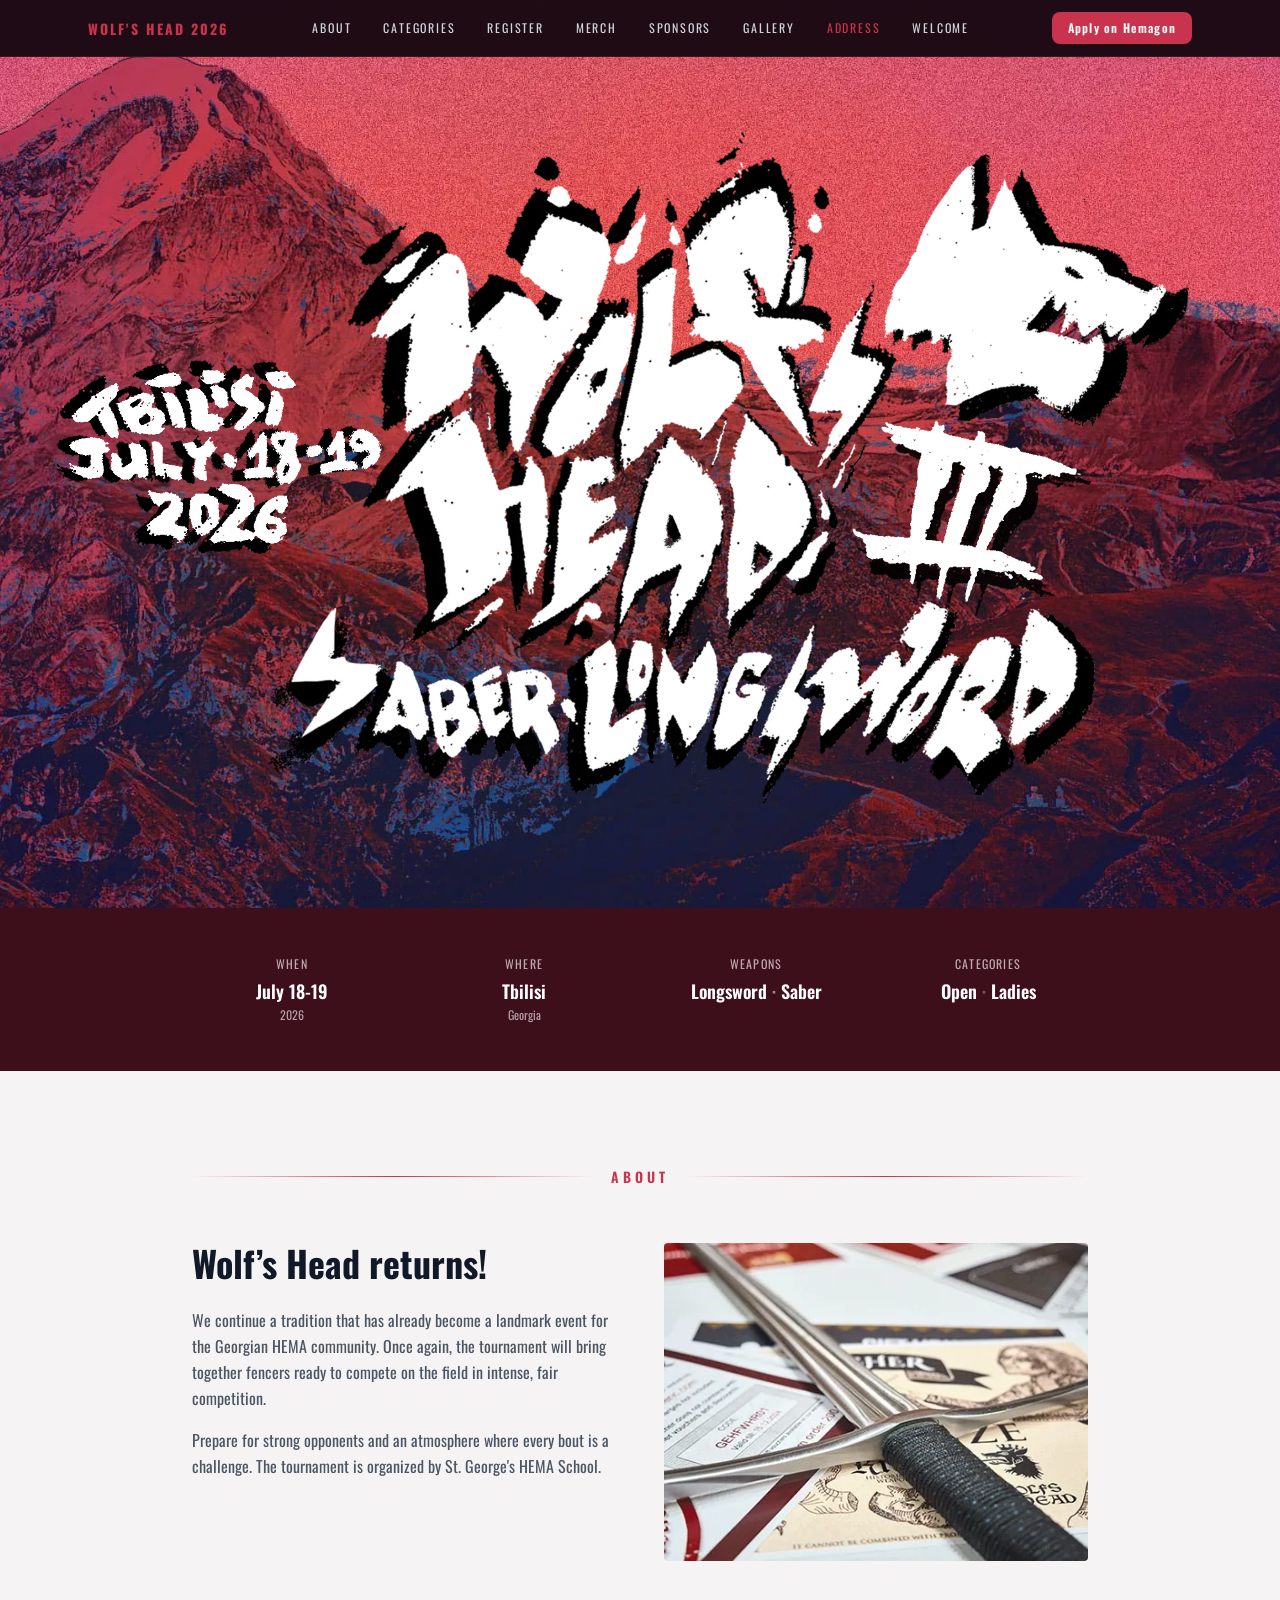
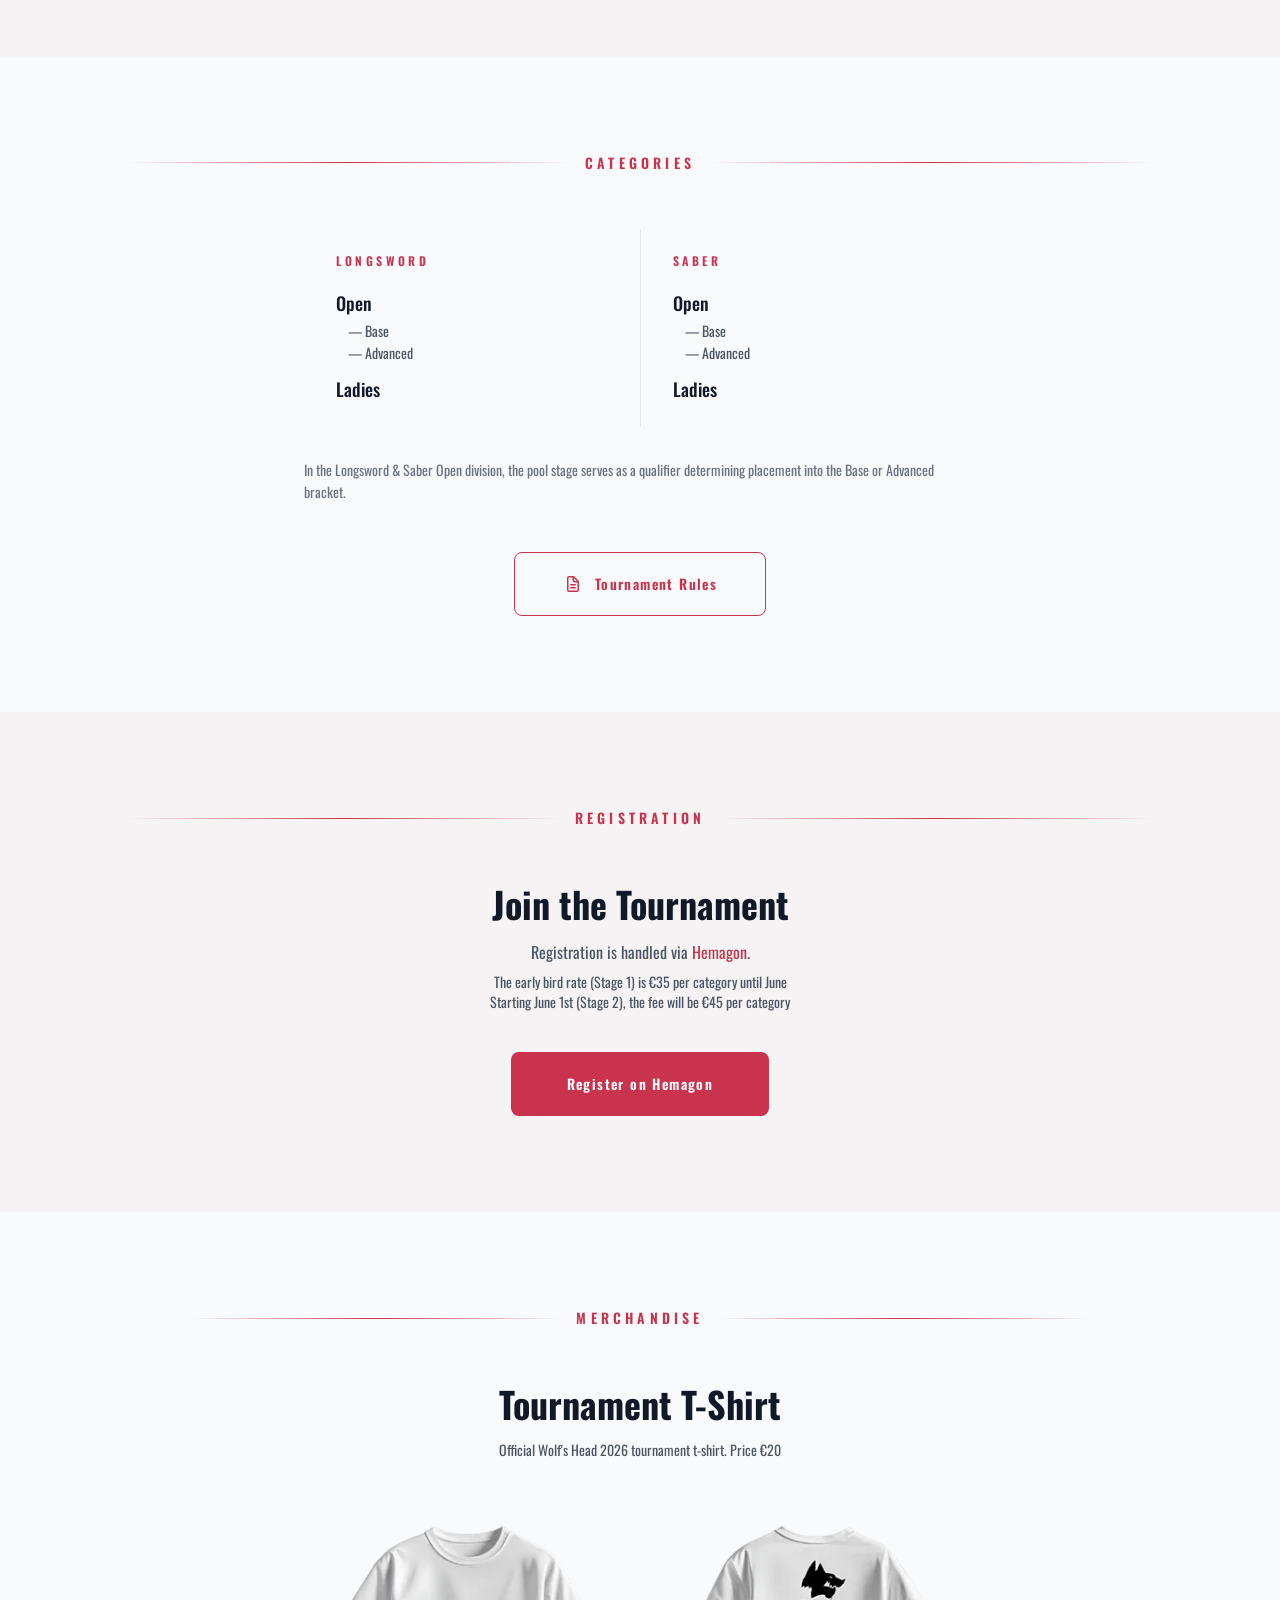
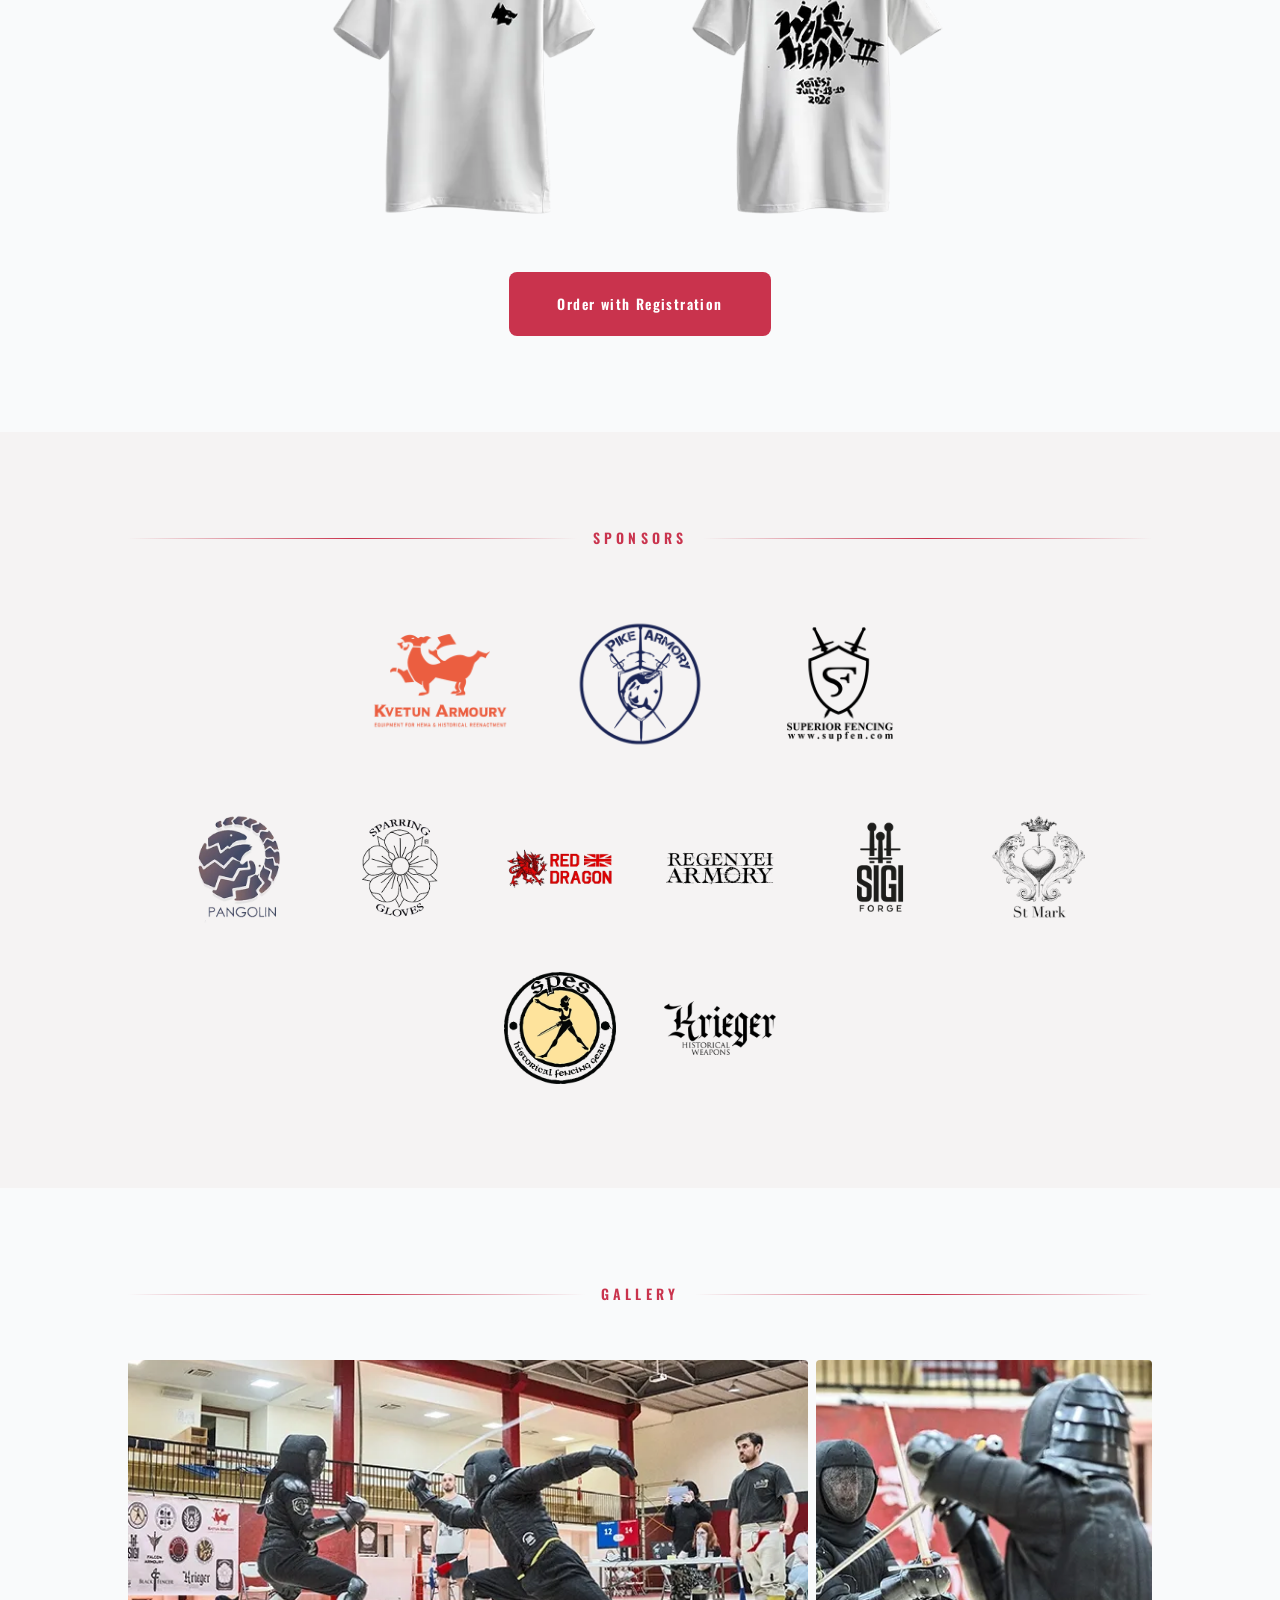
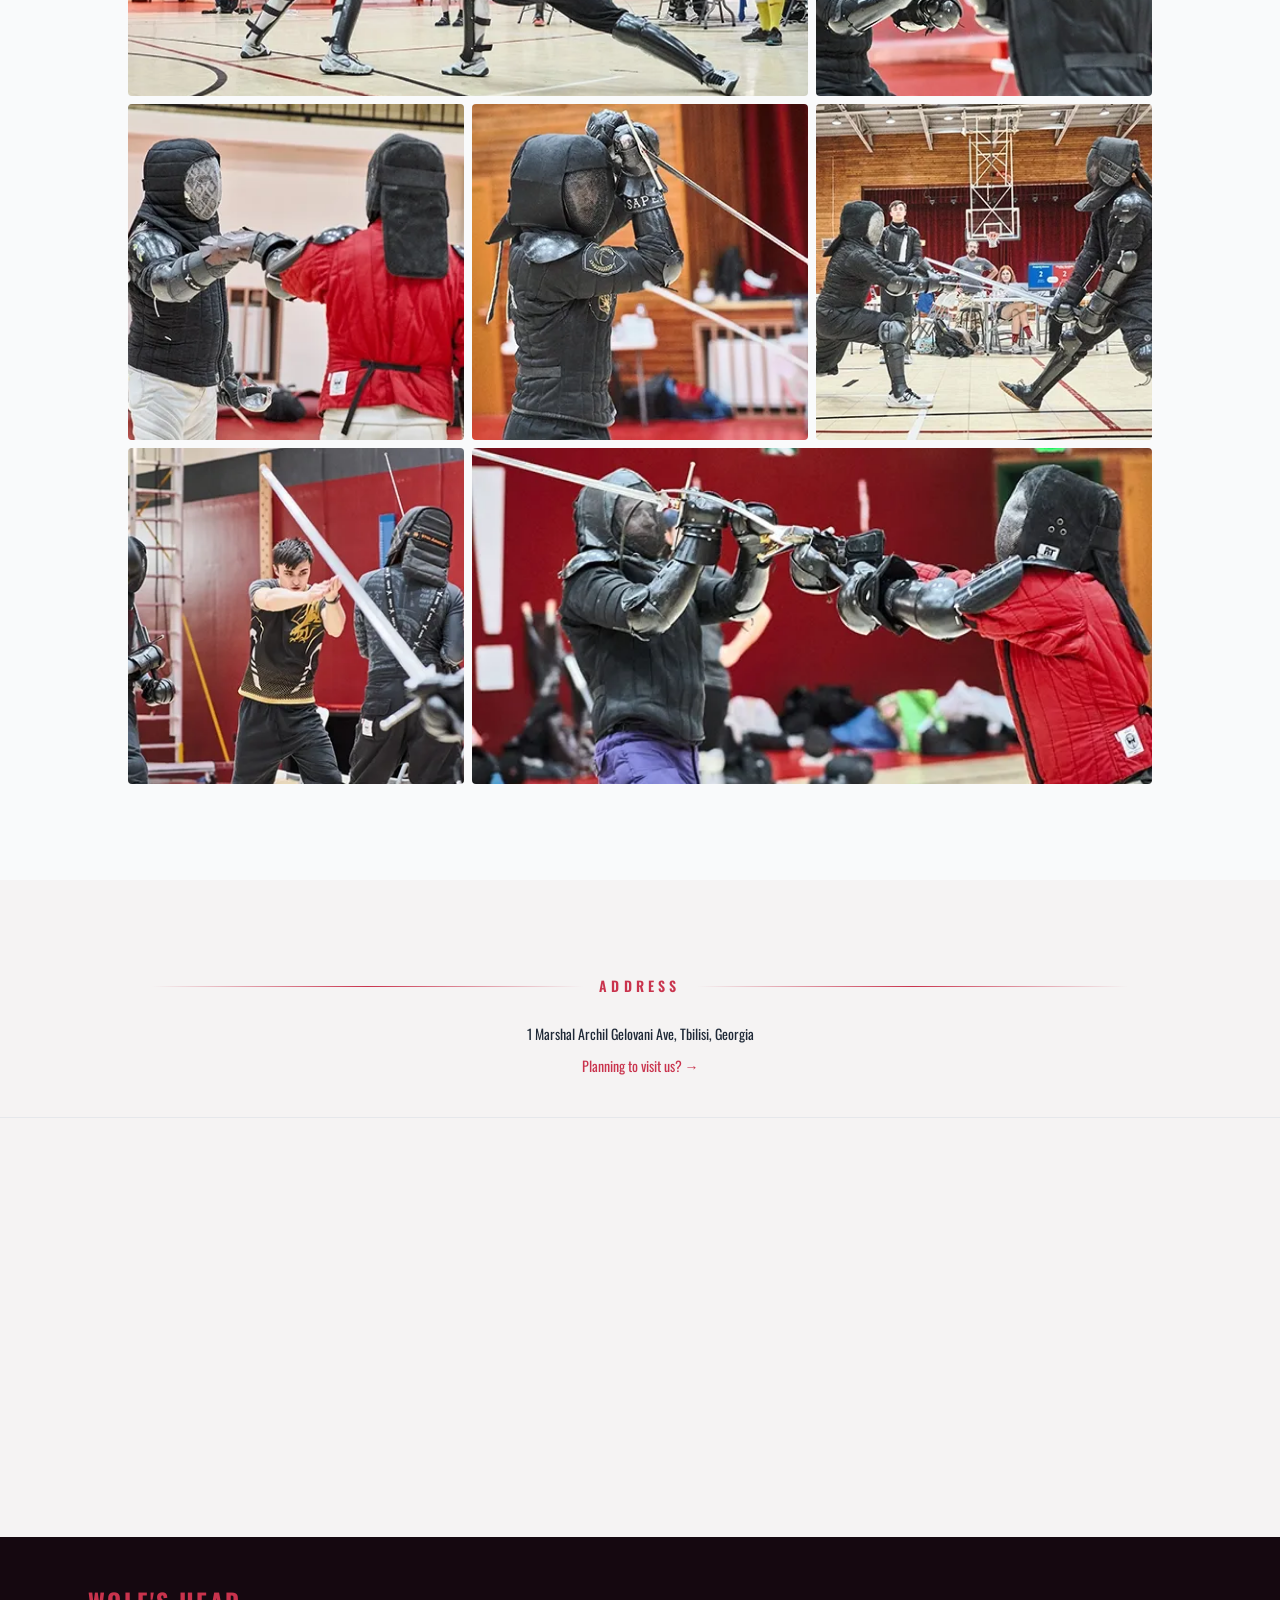
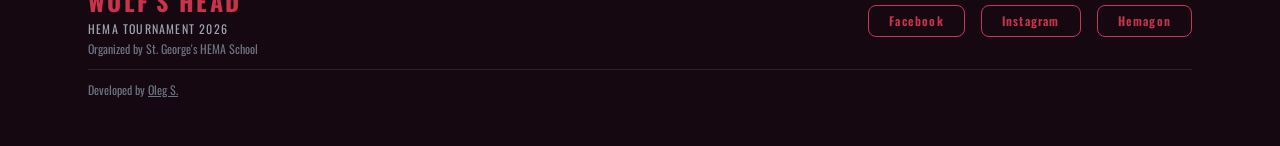
<file: index.html>
<!doctype html>
<html lang="en">
  <head>
    <meta charset="UTF-8" />
    <meta name="viewport" content="width=device-width, initial-scale=1.0" />
    <link
      rel="preload"
      href="./img/hero-bg.webp"
      as="image"
      fetchpriority="high"
    />
    <link
      rel="preload"
      href="./img/hero-text.webp"
      as="image"
      fetchpriority="high"
    />
    <link
      rel="preload"
      href="./fonts/Oswald/oswald-v57-latin-regular.woff2"
      as="font"
      type="font/woff2"
      crossorigin
    />
    <link
      rel="preload"
      href="./fonts/Oswald/oswald-v57-latin-500.woff2"
      as="font"
      type="font/woff2"
      crossorigin
    />
    <link
      rel="preload"
      href="./fonts/Oswald/oswald-v57-latin-600.woff2"
      as="font"
      type="font/woff2"
      crossorigin
    />
    <link
      rel="preload"
      href="./fonts/Oswald/oswald-v57-latin-700.woff2"
      as="font"
      type="font/woff2"
      crossorigin
    />
    <title>Wolf's Head 2026 — HEMA Tournament</title>
    <meta
      name="description"
      content="Wolf's Head 2026 — international HEMA tournament in Tbilisi, Georgia. July 18–19, 2026. Longsword and Saber, Open and Ladies categories. Register on Hemagon."
    />
    <link rel="canonical" href="https://hemageorgia.com/" />

    <!-- Open Graph -->
    <meta property="og:type" content="website" />
    <meta property="og:url" content="https://hemageorgia.com/" />
    <meta property="og:title" content="Wolf's Head 2026 — HEMA Tournament" />
    <meta
      property="og:description"
      content="International HEMA tournament in Tbilisi, Georgia. July 18–19, 2026. Longsword and Saber, Open and Ladies categories."
    />
    <meta
      property="og:image"
      content="https://hemageorgia.com/img/wolfshead.webp"
    />

    <!-- Structured Data: Event -->
    <script type="application/ld+json">
      {
        "@context": "https://schema.org",
        "@type": "Event",
        "name": "Wolf's Head 2026",
        "description": "International HEMA tournament in Tbilisi, Georgia. Longsword and Saber, Open and Ladies categories.",
        "url": "https://hemageorgia.com/",
        "startDate": "2026-07-18T09:00:00+04:00",
        "endDate": "2026-07-19T18:00:00+04:00",
        "eventStatus": "https://schema.org/EventScheduled",
        "eventAttendanceMode": "https://schema.org/OfflineEventAttendanceMode",
        "location": {
          "@type": "Place",
          "name": "Tbilisi",
          "address": {
            "@type": "PostalAddress",
            "addressLocality": "Tbilisi",
            "addressCountry": "GE"
          }
        },
        "image": "https://hemageorgia.com/img/wolfshead.webp",
        "organizer": {
          "@type": "Organization",
          "name": "St. George's HEMA School",
          "url": "https://hemageorgia.com/"
        },
        "offers": {
          "@type": "Offer",
          "url": "https://hemagon.com/tournament/wolfs-head2026",
          "price": 45,
          "priceCurrency": "EUR",
          "validFrom": "2026-06-01",
          "availability": "https://schema.org/InStock"
        },
        "performer": {
          "@type": "Organization",
          "name": "St. George's HEMA School",
          "url": "https://hemageorgia.com/"
        }
      }
    </script>

    <link rel="icon" type="image/png" href="./img/favicon.png" />
    <link rel="stylesheet" href="./styles/style.css" />
    <link rel="stylesheet" href="./styles/tailwind.css" />
    <link rel="stylesheet" href="./styles/glightbox.min.css" />
    <script src="./scripts/glightbox.min.js" defer></script>
    <script src="./scripts/main.js" defer></script>
  </head>
  <body class="text-gray-800">
    <!-- ═══════════════════════════════════════════
       NAVIGATION
  ═══════════════════════════════════════════ -->
    <nav class="nav-sticky fixed top-0 left-0 right-0 z-50">
      <div
        class="max-w-6xl mx-auto px-6 h-14 flex items-center justify-between"
      >
        <a href="./" class="nav-logo">Wolf's Head 2026</a>
        <ul class="nav-links" id="nav-links">
          <li><a href="#about" class="nav-link">About</a></li>
          <li><a href="#categories" class="nav-link">Categories</a></li>
          <li><a href="#register" class="nav-link">Register</a></li>
          <li><a href="#merch" class="nav-link">Merch</a></li>
          <li><a href="#sponsors" class="nav-link">Sponsors</a></li>
          <li><a href="#gallery" class="nav-link">Gallery</a></li>
          <li><a href="#address" class="nav-link">Address</a></li>
          <li><a href="./welcome" class="nav-link">Welcome</a></li>
          <li class="nav-mobile-cta">
            <a
              href="https://hemagon.com/tournament/wolfs-head2026"
              target="_blank"
              rel="noopener noreferrer"
              class="btn btn-sm px-4 btn-primary font-cinzel text-xs tracking-widest"
              >Apply on Hemagon</a
            >
          </li>
        </ul>
        <div class="nav-right">
          <a
            href="https://hemagon.com/tournament/wolfs-head2026"
            target="_blank"
            rel="noopener noreferrer"
            class="nav-desktop-cta btn btn-sm px-4 btn-primary font-cinzel text-xs tracking-widest"
            >Apply on Hemagon</a
          >
          <button
            id="burger-btn"
            class="burger-btn"
            aria-label="Menu"
            aria-expanded="false"
          >
            <span class="burger-line"></span>
            <span class="burger-line"></span>
            <span class="burger-line"></span>
          </button>
        </div>
      </div>
    </nav>

    <main>
      <!-- ═══════════════════════════════════════════
       HERO
  ═══════════════════════════════════════════ -->
      <section class="hero-bg">
        <div
          class="hero-text"
          role="img"
          aria-label="Wolf's Head 2026 — HEMA Tournament - 18-19 July"
        ></div>
      </section>

      <!-- ═══════════════════════════════════════════
       ABOUT (KEY INFO BAND + ABOUT TEXT)
  ═══════════════════════════════════════════ -->
      <section id="about">
        <div class="py-12 px-6 bg-wine">
          <div class="max-w-4xl mx-auto">
            <div class="grid grid-cols-2 md:grid-cols-4 gap-8 text-center">
              <div>
                <div
                  class="text-white/65 text-xs font-cinzel tracking-widest uppercase mb-2"
                >
                  When
                </div>
                <div
                  class="font-cinzel text-white font-semibold text-lg leading-tight"
                >
                  July 18-19
                </div>
                <div class="text-white/60 text-xs mt-1">2026</div>
              </div>
              <div>
                <div
                  class="text-white/65 text-xs font-cinzel tracking-widest uppercase mb-2"
                >
                  Where
                </div>
                <div
                  class="font-cinzel text-white font-semibold text-lg leading-tight"
                >
                  Tbilisi
                </div>
                <div class="text-white/60 text-xs mt-1">Georgia</div>
              </div>
              <div>
                <div
                  class="text-white/65 text-xs font-cinzel tracking-widest uppercase mb-2"
                >
                  Weapons
                </div>
                <div
                  class="font-cinzel text-white font-semibold text-lg leading-tight"
                >
                  Longsword <span class="text-white/50">·</span> Saber
                </div>
              </div>
              <div>
                <div
                  class="text-white/65 text-xs font-cinzel tracking-widest uppercase mb-2"
                >
                  Categories
                </div>
                <div
                  class="font-cinzel text-white font-semibold text-lg leading-tight"
                >
                  Open <span class="text-white/30">·</span> Ladies
                </div>
              </div>
            </div>
          </div>
        </div>

        <div class="py-24 px-6">
          <div class="max-w-4xl mx-auto">
            <div class="divider-ornament mb-14">
              <span class="section-title text-sm tracking-[0.3em]">About</span>
            </div>

            <div class="grid md:grid-cols-2 gap-12">
              <div>
                <h2
                  class="font-cinzel text-3xl md:text-4xl font-bold text-gray-900 mb-6 leading-tight"
                >
                  Wolf’s Head returns!
                </h2>
                <p class="text-gray-600 leading-relaxed mb-4">
                  <!-- TODO: Add tournament description -->
                  We continue a tradition that has already become a landmark
                  event for the Georgian HEMA community. Once again, the
                  tournament will bring together fencers ready to compete on the
                  field in intense, fair competition.
                </p>
                <p class="text-gray-600 leading-relaxed">
                  <!-- TODO: Add history / additional context -->
                  Prepare for strong opponents and an atmosphere where every
                  bout is a challenge. The tournament is organized by St.
                  George's HEMA School.
                </p>
              </div>

              <div class="aspect-[4/3] rounded overflow-hidden">
                <img
                  src="img/about.webp"
                  alt="Sword and diplomas from Wolf's Head tournament"
                  class="w-full h-full object-cover"
                />
              </div>
            </div>
          </div>
        </div>
      </section>

      <!-- ═══════════════════════════════════════════
       CATEGORIES
  ═══════════════════════════════════════════ -->
      <section id="categories" class="py-24 px-6 bg-gray-50">
        <div class="max-w-5xl mx-auto">
          <div class="divider-ornament mb-14">
            <span class="section-title text-sm tracking-[0.3em]"
              >Categories</span
            >
          </div>

          <div class="max-w-2xl mx-auto">
            <div class="grid grid-cols-2 gap-px bg-gray-200">
              <div class="bg-gray-50 px-8 py-6">
                <div
                  class="text-accent text-xs tracking-[0.3em] uppercase font-semibold mb-5"
                >
                  Longsword
                </div>
                <div class="space-y-3">
                  <div>
                    <div class="text-gray-900 font-medium text-lg">Open</div>
                    <div class="mt-1 ml-3 space-y-0.5">
                      <div class="text-gray-600 text-sm">— Base</div>
                      <div class="text-gray-600 text-sm">— Advanced</div>
                    </div>
                  </div>
                  <div class="text-gray-900 font-medium text-lg">Ladies</div>
                </div>
              </div>

              <div class="bg-gray-50 px-8 py-6">
                <div
                  class="text-accent text-xs tracking-[0.3em] uppercase font-semibold mb-5"
                >
                  Saber
                </div>
                <div class="space-y-3">
                  <div>
                    <div class="text-gray-900 font-medium text-lg">Open</div>
                    <div class="mt-1 ml-3 space-y-0.5">
                      <div class="text-gray-600 text-sm">— Base</div>
                      <div class="text-gray-600 text-sm">— Advanced</div>
                    </div>
                  </div>
                  <div class="text-gray-900 font-medium text-lg">Ladies</div>
                </div>
              </div>
            </div>

            <p class="mt-8 text-sm text-gray-500 leading-relaxed">
              In the Longsword & Saber Open division, the pool stage serves as a
              qualifier determining placement into the Base or Advanced bracket.
            </p>

            <div class="text-center mt-12">
              <a
                href="https://docs.google.com/document/d/19VJQu0sUZO-FcJFy1Tn5C6J0B3s89kdKif-a8REkHJ4"
                target="_blank"
                rel="noopener"
                class="btn btn-secondary btn-lg px-12 text-sm tracking-widest inline-flex items-center gap-3"
              >
                <svg
                  xmlns="http://www.w3.org/2000/svg"
                  viewBox="0 0 640 640"
                  class="w-5 h-5"
                  fill="currentColor"
                  aria-hidden="true"
                >
                  <path
                    d="M192 112L304 112L304 200C304 239.8 336.2 272 376 272L464 272L464 512C464 520.8 456.8 528 448 528L192 528C183.2 528 176 520.8 176 512L176 128C176 119.2 183.2 112 192 112zM352 131.9L444.1 224L376 224C362.7 224 352 213.3 352 200L352 131.9zM192 64C156.7 64 128 92.7 128 128L128 512C128 547.3 156.7 576 192 576L448 576C483.3 576 512 547.3 512 512L512 250.5C512 233.5 505.3 217.2 493.3 205.2L370.7 82.7C358.7 70.7 342.5 64 325.5 64L192 64zM248 320C234.7 320 224 330.7 224 344C224 357.3 234.7 368 248 368L392 368C405.3 368 416 357.3 416 344C416 330.7 405.3 320 392 320L248 320zM248 416C234.7 416 224 426.7 224 440C224 453.3 234.7 464 248 464L392 464C405.3 464 416 453.3 416 440C416 426.7 405.3 416 392 416L248 416z"
                  />
                </svg>
                Tournament Rules
              </a>
            </div>
          </div>
        </div>
      </section>

      <!-- ═══════════════════════════════════════════
       REGISTRATION
  ═══════════════════════════════════════════ -->
      <section id="register" class="py-24 px-6">
        <div class="max-w-5xl mx-auto text-center">
          <div class="divider-ornament mb-14">
            <span class="section-title text-sm tracking-[0.3em]"
              >Registration</span
            >
          </div>

          <h2
            class="font-cinzel text-3xl md:text-4xl font-bold text-gray-900 mb-4"
          >
            Join the Tournament
          </h2>
          <p class="text-gray-600 mb-2">
            Registration is handled via
            <span class="text-accent">Hemagon</span>.
          </p>
          <p class="text-gray-600 text-sm mb-10">
            The early bird rate (Stage 1) is €35 per category until June<br />
            Starting June 1st (Stage 2), the fee will be €45 per category
          </p>

          <div class="flex justify-center">
            <a
              href="https://hemagon.com/tournament/wolfs-head2026"
              target="_blank"
              rel="noopener noreferrer"
              class="btn btn-primary btn-lg px-14 text-sm tracking-widest"
            >
              Register on Hemagon
            </a>
          </div>
        </div>
      </section>

      <!-- ═══════════════════════════════════════════
       T-SHIRTS / Merch
  ═══════════════════════════════════════════ -->
      <section id="merch" class="py-24 px-6 bg-gray-50">
        <div class="max-w-4xl mx-auto">
          <div class="divider-ornament mb-14">
            <span class="section-title text-sm tracking-[0.3em]"
              >Merchandise</span
            >
          </div>

          <div class="text-center mb-12">
            <h2
              class="font-cinzel text-3xl md:text-4xl font-bold text-gray-900 mb-4"
            >
              Tournament T-Shirt
            </h2>
            <p class="text-gray-600 text-sm mb-10">
              Official Wolf's Head 2026 tournament t-shirt. Price €20
            </p>
          </div>

          <div class="grid md:grid-cols-2 gap-6 max-w-2xl mx-auto mb-10">
            <a
              href="img/t-shirt/t-shirt_front_900.webp"
              class="glightbox rounded-lg overflow-hidden cursor-zoom-in transition-transform duration-300 hover:scale-105"
              data-gallery="tshirts"
              data-description="Wolf's Head 2026 — Tournament T-Shirt (front)"
            >
              <img
                src="img/t-shirt/t-shirt_front_350.webp"
                alt="Wolf's Head 2026 T-shirt, front"
                class="w-full object-cover"
              />
            </a>
            <a
              href="img/t-shirt/t-shirt_back_900.webp"
              class="glightbox rounded-lg overflow-hidden cursor-zoom-in transition-transform duration-300 hover:scale-105"
              data-gallery="tshirts"
              data-description="Wolf's Head 2026 — Tournament T-Shirt (back)"
            >
              <img
                src="img/t-shirt/t-shirt_back_350.webp"
                alt="Wolf's Head 2026 T-shirt, back"
                class="w-full object-cover"
              />
            </a>
          </div>

          <div class="text-center">
            <a
              href="https://hemagon.com/tournament/wolfs-head2026"
              target="_blank"
              rel="noopener noreferrer"
              class="btn btn-primary btn-lg px-12 text-sm tracking-widest"
            >
              Order with Registration
            </a>
          </div>
        </div>
      </section>

      <!-- ═══════════════════════════════════════════
    SPONSORS
  ═══════════════════════════════════════════ -->
      <section id="sponsors" class="py-24 px-6">
        <div class="max-w-5xl mx-auto">
          <div class="divider-ornament mb-14">
            <span class="section-title text-sm tracking-[0.3em]">Sponsors</span>
          </div>

          <!-- Premium sponsors: larger -->
          <div class="flex flex-wrap justify-center items-center gap-10 mb-10">
            <a
              href="https://kvetun-armoury.ru/"
              target="_blank"
              rel="noopener noreferrer"
              class="inline-flex items-center justify-center p-2 transition-transform duration-300 hover:scale-110"
            >
              <img
                src="img/sponsors/kvetun.webp"
                alt="Kvetun"
                class="h-36 w-auto object-contain block"
              />
            </a>
            <a
              href="https://pikearmory.com/"
              target="_blank"
              rel="noopener noreferrer"
              class="inline-flex items-center justify-center p-2 transition-transform duration-300 hover:scale-110"
            >
              <img
                src="img/sponsors/pike.webp"
                alt="Pike"
                class="h-36 w-auto object-contain block"
              />
            </a>
            <a
              href="https://supfen.com/"
              target="_blank"
              rel="noopener noreferrer"
              class="inline-flex items-center justify-center p-2 transition-transform duration-300 hover:scale-110"
            >
              <img
                src="img/sponsors/superior-fencing.webp"
                alt="Superior Fencing"
                class="h-36 w-auto object-contain block"
              />
            </a>
          </div>

          <!-- Regular sponsors -->
          <div class="flex flex-wrap justify-center items-center gap-8">
            <a
              href="https://vk.com/pangolin_mittens"
              target="_blank"
              rel="noopener noreferrer"
              class="inline-flex items-center justify-center p-2 transition-transform duration-300 hover:scale-110"
            >
              <img
                src="img/sponsors/pangolin.webp"
                alt="Pangolin"
                class="h-28 w-auto object-contain block"
              />
            </a>
            <a
              href="https://sparringglove.com/"
              target="_blank"
              rel="noopener noreferrer"
              class="inline-flex items-center justify-center p-2 transition-transform duration-300 hover:scale-110"
            >
              <img
                src="img/sponsors/sparringgloves.webp"
                alt="Sparring Gloves"
                class="h-28 w-auto object-contain block"
              />
            </a>
            <a
              href="https://www.reddragonarmoury.com/red-dragon-hema"
              target="_blank"
              rel="noopener noreferrer"
              class="inline-flex items-center justify-center p-2 transition-transform duration-300 hover:scale-110"
            >
              <img
                src="img/sponsors/reddragon.webp"
                alt="Red Dragon"
                class="h-28 w-auto object-contain block"
              />
            </a>
            <a
              href="https://regenyei.com/"
              target="_blank"
              rel="noopener noreferrer"
              class="inline-flex items-center justify-center p-2 transition-transform duration-300 hover:scale-110"
            >
              <img
                src="img/sponsors/Regenyei.webp"
                alt="Regenyei"
                class="h-28 w-auto object-contain block"
              />
            </a>
            <a
              href="https://sigiforge.com/"
              target="_blank"
              rel="noopener noreferrer"
              class="inline-flex items-center justify-center p-2 transition-transform duration-300 hover:scale-110"
            >
              <img
                src="img/sponsors/sigi.webp"
                alt="Sigi"
                class="h-28 w-auto object-contain block"
              />
            </a>
            <a
              href="https://saintmark.se/"
              target="_blank"
              rel="noopener noreferrer"
              class="inline-flex items-center justify-center p-2 transition-transform duration-300 hover:scale-110"
            >
              <img
                src="img/sponsors/st.mark.webp"
                alt="St. Mark"
                class="h-28 w-auto object-contain block"
              />
            </a>
            <a
              href="https://histfenc.eu/en/"
              target="_blank"
              rel="noopener noreferrer"
              class="inline-flex items-center justify-center p-2 transition-transform duration-300 hover:scale-110"
            >
              <img
                src="img/sponsors/spes.webp"
                alt="Spes"
                class="h-28 w-auto object-contain block"
              />
            </a>
            <a
              href="https://kriegerweapons.com/"
              target="_blank"
              rel="noopener noreferrer"
              class="inline-flex items-center justify-center p-2 transition-transform duration-300 hover:scale-110"
            >
              <img
                src="img/sponsors/kriger.webp"
                alt="Kriger"
                class="h-28 w-auto object-contain block"
              />
            </a>
          </div>
        </div>
      </section>

      <!-- ═══════════════════════════════════════════
       PHOTO GALLERY
  ═══════════════════════════════════════════ -->
      <section id="gallery" class="py-24 px-6 bg-gray-50">
        <div class="max-w-5xl mx-auto">
          <div class="divider-ornament mb-14">
            <span class="section-title text-sm tracking-[0.3em]">Gallery</span>
          </div>

          <div class="gallery-grid grid grid-cols-2 md:grid-cols-3 gap-2">
            <!-- Row 1: wide + square -->
            <a
              href="img/photos/wolfs-head-hema-1.webp"
              class="glightbox rounded gallery-thumb md:col-span-2"
              data-gallery="gallery2026"
            >
              <img
                src="img/photos/wolfs-head-hema-1_350.webp"
                alt="Wolf's Head tournament, photo 1"
              />
            </a>
            <a
              href="img/photos/wolfs-head-hema-2.webp"
              class="glightbox rounded gallery-thumb"
              data-gallery="gallery2026"
            >
              <img
                src="img/photos/wolfs-head-hema-2_350.webp"
                alt="Wolf's Head tournament, photo 2"
              />
            </a>

            <!-- Row 2: three squares -->
            <a
              href="img/photos/wolfs-head-hema-3.webp"
              class="glightbox rounded gallery-thumb"
              data-gallery="gallery2026"
            >
              <img
                src="img/photos/wolfs-head-hema-3_350.webp"
                alt="Wolf's Head tournament, photo 3"
              />
            </a>
            <a
              href="img/photos/wolfs-head-hema-4.webp"
              class="glightbox rounded gallery-thumb"
              data-gallery="gallery2026"
            >
              <img
                src="img/photos/wolfs-head-hema-4_350.webp"
                alt="Wolf's Head tournament, photo 4"
              />
            </a>
            <a
              href="img/photos/wolfs-head-hema-5.webp"
              class="glightbox rounded gallery-thumb"
              data-gallery="gallery2026"
            >
              <img
                src="img/photos/wolfs-head-hema-5_350.webp"
                alt="Wolf's Head tournament, photo 5"
              />
            </a>

            <!-- Row 3: square + wide -->
            <a
              href="img/photos/wolfs-head-hema-6.webp"
              class="glightbox rounded gallery-thumb"
              data-gallery="gallery2026"
            >
              <img
                src="img/photos/wolfs-head-hema-6_350.webp"
                alt="Wolf's Head tournament, photo 6"
              />
            </a>
            <a
              href="img/photos/wolfs-head-hema-7.webp"
              class="glightbox rounded gallery-thumb md:col-span-2"
              data-gallery="gallery2026"
            >
              <img
                src="img/photos/wolfs-head-hema-7_350.webp"
                alt="Wolf's Head tournament, photo 7"
              />
            </a>
          </div>
        </div>
      </section>

      <!-- ═══════════════════════════════════════════
       Address
  ═══════════════════════════════════════════ -->
      <section id="address" class="pt-24 pb-0">
        <div class="max-w-5xl px-6 mx-auto">
          <div class="divider-ornament mb-7">
            <span class="section-title text-sm tracking-[0.3em]">Address</span>
          </div>

          <div class="mb-10 text-center">
            <p class="font-cinzel text-sm mb-1">
              1 Marshal Archil Gelovani Ave, Tbilisi, Georgia
            </p>
            <a
              href="./welcome/"
              class="inline-block mt-2 text-accent text-sm hover:underline"
              >Planning to visit us? →</a
            >
          </div>
        </div>

        <div class="border-t border-accent/20" style="height: 420px">
          <iframe
            src="https://www.google.com/maps/embed?pb=!1m18!1m12!1m3!1d47623.750762521544!2d44.7717825!3d41.753212399999995!2m3!1f0!2f0!3f0!3m2!1i1024!2i768!4f13.1!3m3!1m2!1s0x404473e8e57caf57%3A0xbfea92b070b0a545!2zQnVja3N3b29kIEdlbG92YW5pIC8g4YOR4YOQ4YOl4YOh4YOV4YOj4YOT4YOY4YOhIOGDoeGDmeGDneGDmuGDkCDhg5Lhg5Thg5rhg53hg5Xhg5Dhg5zhg5bhg5Q!5e0!3m2!1sen!2sge!4v1782056387035!5m2!1sen!2sge"
            width="100%"
            height="100%"
            title="Buckswod Gelovani, Tbilisi"
            style="border: 0"
            allowfullscreen=""
            loading="lazy"
            referrerpolicy="no-referrer-when-downgrade"
          ></iframe>
        </div>
      </section>
    </main>

    <!-- ═══════════════════════════════════════════
       FOOTER / SOCIAL
  ═══════════════════════════════════════════ -->
    <footer class="bg-wine-dark py-12">
      <div class="max-w-6xl px-6 mx-auto">
        <div
          class="flex flex-col md:flex-row items-center justify-between gap-8"
        >
          <div class="text-center md:text-left">
            <div
              class="font-cinzel font-black text-2xl text-accent tracking-widest mb-1"
            >
              WOLF'S HEAD
            </div>
            <div class="text-xs text-gray-400 tracking-widest uppercase">
              HEMA Tournament 2026
            </div>
            <div class="text-xs text-gray-500 mt-1">
              Organized by St. George's HEMA School
            </div>
          </div>

          <!-- Social links -->
          <div class="flex gap-4">
            <a
              href="https://www.facebook.com/groups/wolfshead.hema/"
              target="_blank"
              rel="noopener noreferrer"
              class="btn btn-secondary btn-sm text-xs tracking-widest px-5"
            >
              Facebook
            </a>
            <a
              href="https://www.instagram.com/st.george_hema_school/"
              target="_blank"
              rel="noopener noreferrer"
              class="btn btn-secondary btn-sm text-xs tracking-widest px-5"
            >
              Instagram
            </a>
            <a
              href="https://hemagon.com/tournament/wolfs-head2026"
              target="_blank"
              rel="noopener noreferrer"
              class="btn btn-secondary btn-sm text-xs tracking-widest px-5"
            >
              Hemagon
            </a>
          </div>
        </div>
        <div class="border-t border-white/10 mt-6 pt-6 md:mt-3 md:pt-3">
          <div class="text-xs text-gray-500 text-center md:text-left">
            Developed by
            <a
              href="https://www.linkedin.com/in/stelmakholegdev/"
              target="_blank"
              rel="noopener noreferrer"
              class="underline hover:text-accent transition-colors duration-200"
              >Oleg S.</a
            >
          </div>
        </div>
      </div>
    </footer>
  </body>
</html>
</file>
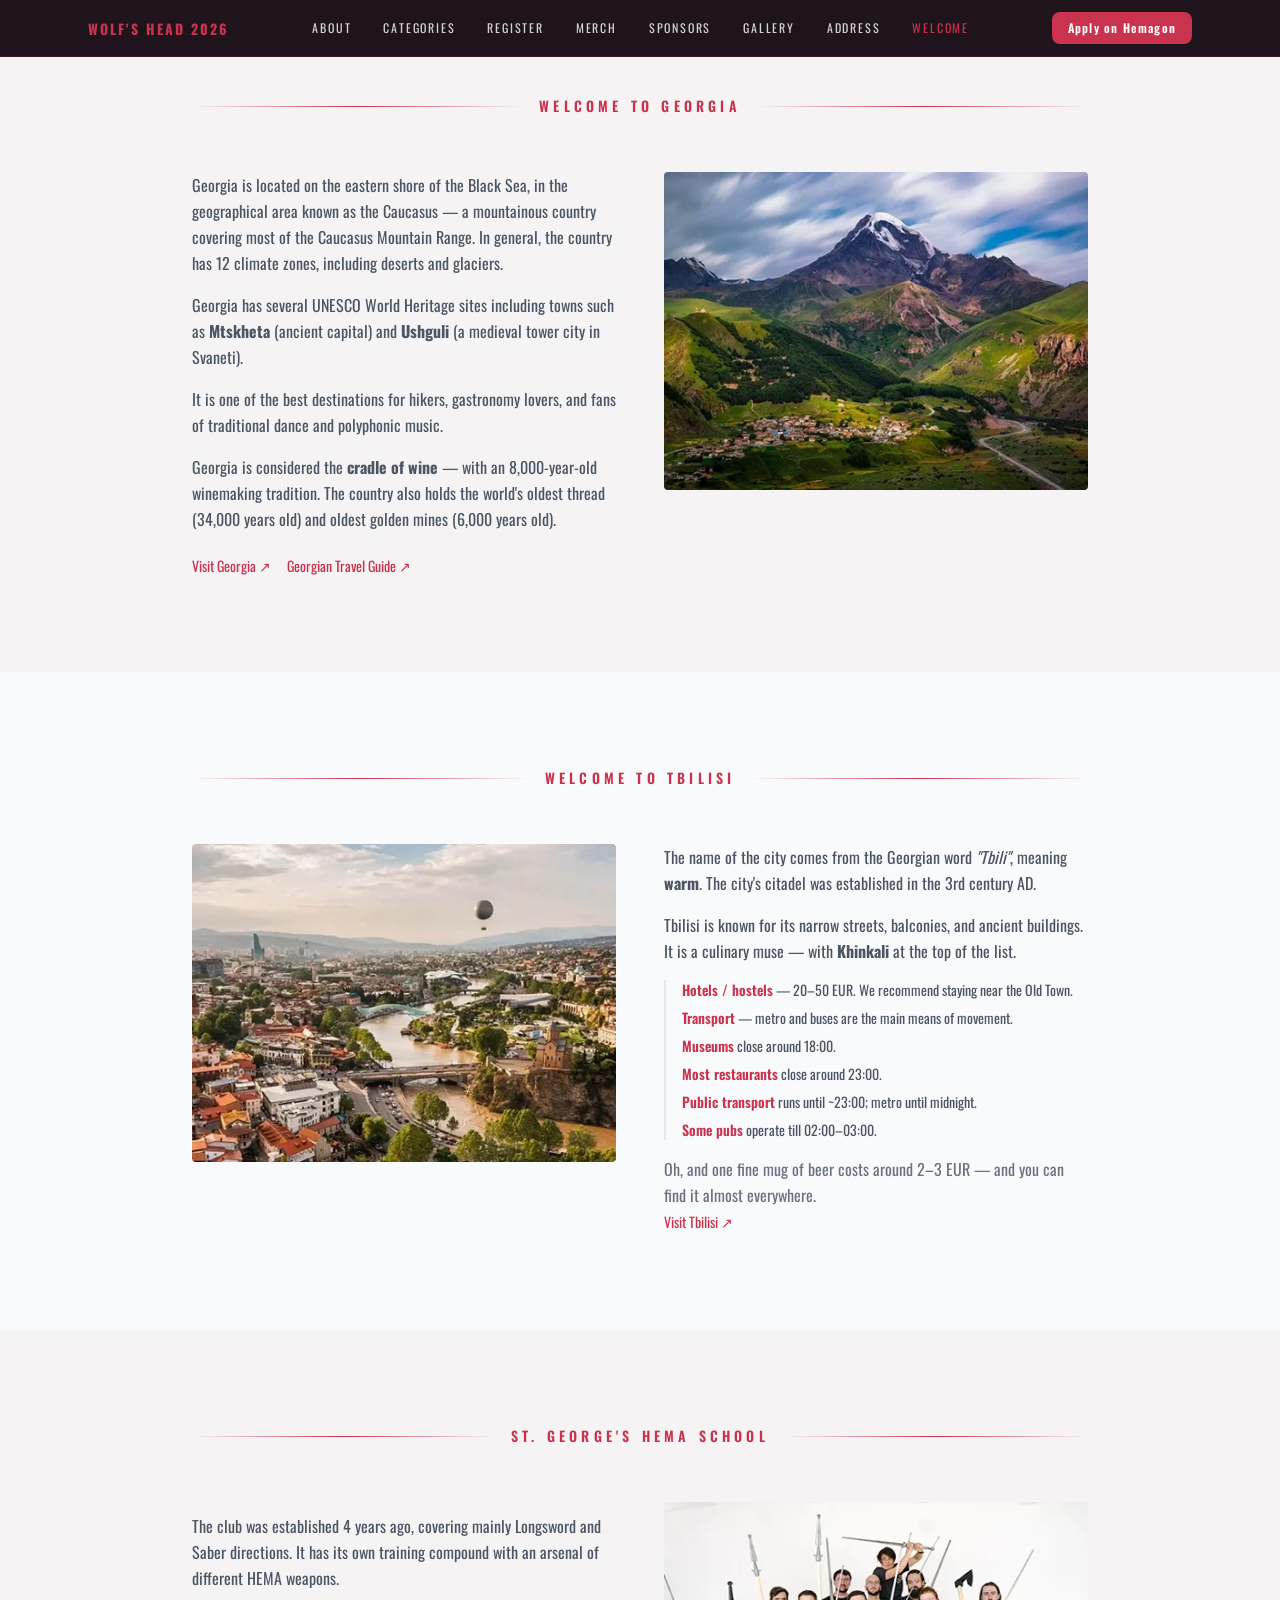
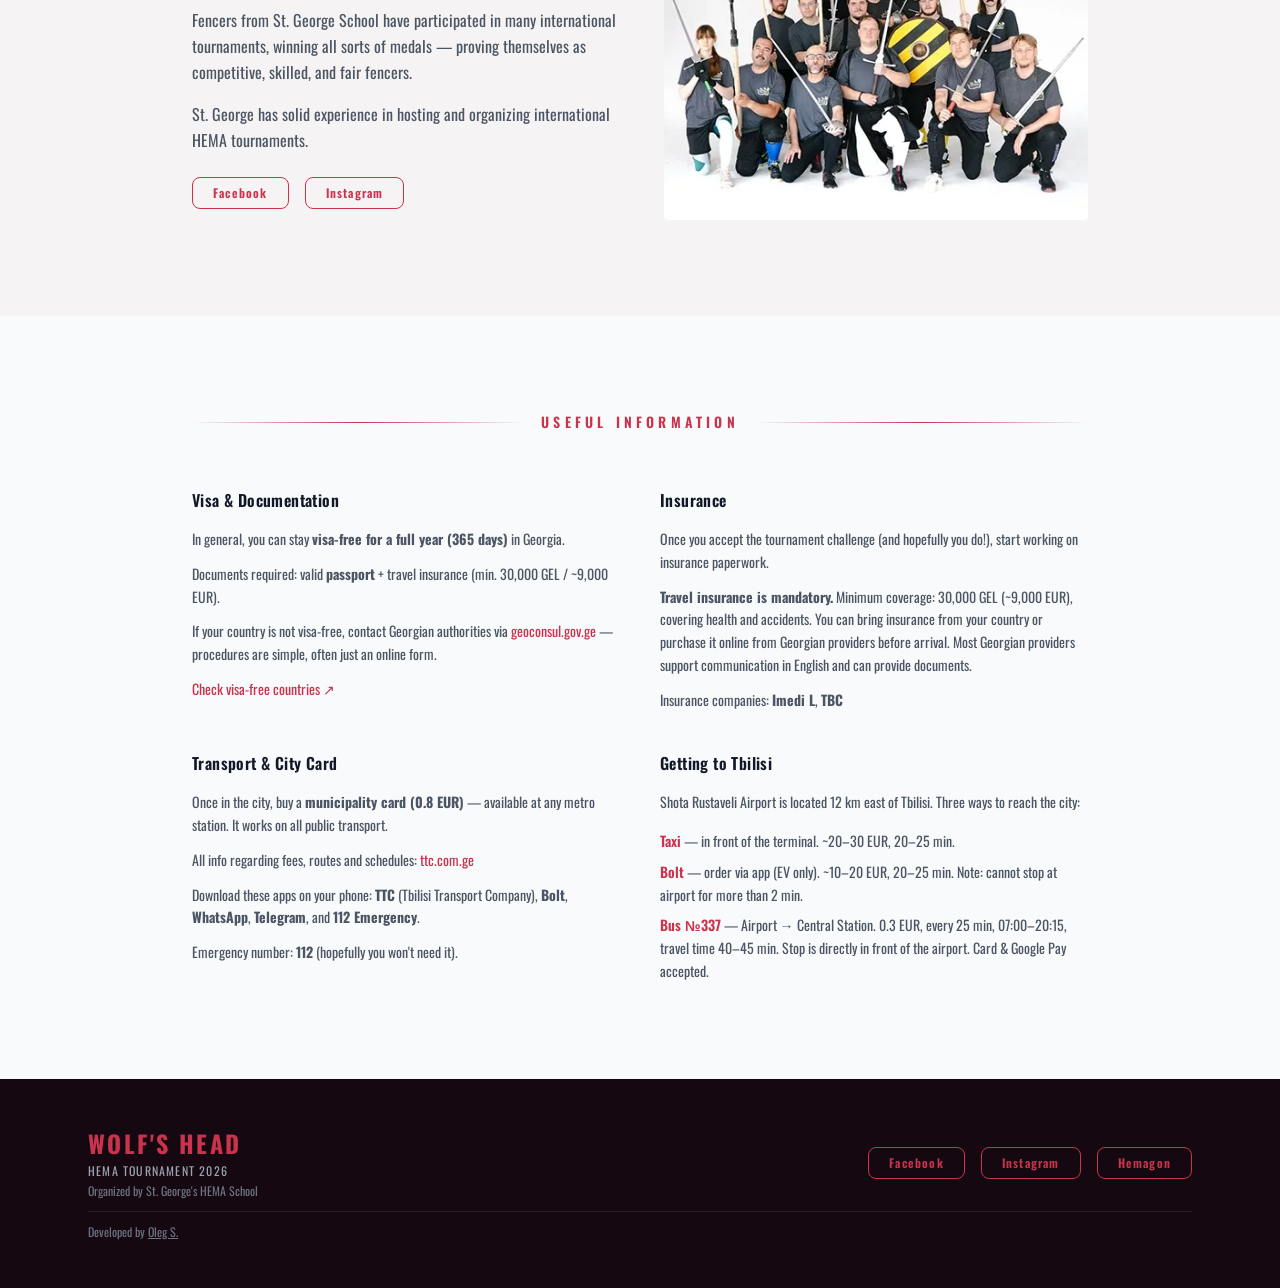
<file: welcome/index.html>
<!DOCTYPE html>
<html lang="en">
<head>
  <meta charset="UTF-8" />
  <meta name="viewport" content="width=device-width, initial-scale=1.0" />
  <link rel="preload" href="../fonts/Oswald/oswald-v57-latin-regular.woff2" as="font" type="font/woff2" crossorigin>
  <link rel="preload" href="../fonts/Oswald/oswald-v57-latin-500.woff2" as="font" type="font/woff2" crossorigin>
  <link rel="preload" href="../fonts/Oswald/oswald-v57-latin-600.woff2" as="font" type="font/woff2" crossorigin>
  <link rel="preload" href="../fonts/Oswald/oswald-v57-latin-700.woff2" as="font" type="font/woff2" crossorigin>
  <title>Welcome to Georgia — Wolf's Head 2026</title>
  <meta name="description" content="Travel guide for Wolf's Head 2026 participants. Everything you need to know about Georgia, Tbilisi, and St. George's HEMA Club before the tournament." />
  <link rel="canonical" href="https://hemageorgia.com/welcome/" />

  <!-- Open Graph -->
  <meta property="og:type" content="website" />
  <meta property="og:url" content="https://hemageorgia.com/welcome/" />
  <meta property="og:title" content="Welcome to Georgia — Wolf's Head 2026" />
  <meta property="og:description" content="Travel guide for Wolf's Head 2026 participants. Everything you need to know about Georgia, Tbilisi, and St. George's HEMA Club." />
  <meta property="og:image" content="https://hemageorgia.com/img/tbilisi.webp" />

  <link rel="icon" type="image/png" href="../img/favicon.png">
  <link rel="stylesheet" href="../styles/style.css" />
  <link rel="stylesheet" href="../styles/tailwind.css" />
  <script src="../scripts/main.js" defer></script>
</head>
<body class="text-gray-800">

  <!-- ═══════════════════════════════════════════
       NAVIGATION
  ═══════════════════════════════════════════ -->
  <nav class="nav-sticky fixed top-0 left-0 right-0 z-50">
    <div class="max-w-6xl mx-auto px-6 h-14 flex items-center justify-between">
      <a href="../" class="nav-logo">Wolf's Head 2026</a>
      <ul class="nav-links" id="nav-links">
        <li><a href="../#about" class="nav-link">About</a></li>
        <li><a href="../#categories" class="nav-link">Categories</a></li>
        <li><a href="../#register" class="nav-link">Register</a></li>
          <li><a href="../#merch" class="nav-link">Merch</a></li>
          <li><a href="../#sponsors" class="nav-link">Sponsors</a></li>
        <li><a href="../#gallery" class="nav-link">Gallery</a></li>
        <li><a href="../#address" class="nav-link">Address</a></li>
        <li><span class="nav-link active">Welcome</span></li>
        <li class="nav-mobile-cta">
          <a href="https://hemagon.com/tournament/wolfs-head2026" target="_blank" rel="noopener noreferrer" class="btn btn-sm px-4 btn-primary font-cinzel text-xs tracking-widest">Apply on Hemagon</a>
        </li>
      </ul>
      <div class="nav-right">
        <a href="https://hemagon.com/tournament/wolfs-head2026" target="_blank" rel="noopener noreferrer" class="nav-desktop-cta btn btn-sm px-4 btn-primary font-cinzel text-xs tracking-widest">Apply on Hemagon</a>
        <button id="burger-btn" class="burger-btn" aria-label="Menu" aria-expanded="false">
          <span class="burger-line"></span>
          <span class="burger-line"></span>
          <span class="burger-line"></span>
        </button>
      </div>
    </div>
  </nav>

  <main>

  <!-- ═══════════════════════════════════════════
       PAGE HEADER
  ═══════════════════════════════════════════ -->
  <!-- <section class="pt-32 pb-16 px-6 text-center">
    <h1 class="font-cinzel text-4xl md:text-5xl font-black text-accent tracking-widest mb-4">Welcome</h1>
    <p class="text-gray-300 text-sm tracking-widest uppercase font-cinzel">Georgia · Tbilisi · St. George's HEMA Club</p>
  </section> -->

  <!-- ═══════════════════════════════════════════
       WELCOME TO GEORGIA
  ═══════════════════════════════════════════ -->
  <section id="georgia" class="py-24 px-6">
    <div class="max-w-4xl mx-auto">
      <div class="divider-ornament mb-14">
        <span class="section-title text-sm tracking-[0.3em]">Welcome to Georgia</span>
      </div>

      <div class="grid md:grid-cols-2 gap-12 items-start">
        <div class="space-y-4 text-gray-600 leading-relaxed">
          <p>Georgia is located on the eastern shore of the Black Sea, in the geographical area known as the Caucasus — a mountainous country covering most of the Caucasus Mountain Range. In general, the country has 12 climate zones, including deserts and glaciers.</p>
          <p>Georgia has several UNESCO World Heritage sites including towns such as <strong>Mtskheta</strong> (ancient capital) and <strong>Ushguli</strong> (a medieval tower city in Svaneti).</p>
          <p>It is one of the best destinations for hikers, gastronomy lovers, and fans of traditional dance and polyphonic music.</p>
          <p>Georgia is considered the <strong>cradle of wine</strong> — with an 8,000-year-old winemaking tradition. The country also holds the world's oldest thread (34,000 years old) and oldest golden mines (6,000 years old).</p>
          <div class="flex gap-4 pt-2">
            <a href="https://visitgeorgia.ge/" target="_blank" rel="noopener noreferrer" class="text-accent text-sm hover:underline">Visit Georgia ↗</a>
            <a href="https://georgiantravelguide.com/en" target="_blank" rel="noopener noreferrer" class="text-accent text-sm hover:underline">Georgian Travel Guide ↗</a>
          </div>
        </div>

        <div class="aspect-[4/3] rounded overflow-hidden">
          <!-- TODO: Replace with a photo of Georgia landscape -->
          <img src="../img/georgia.webp" alt="Mountain landscape and valley in Georgia" class="w-full h-full object-cover" />
        </div>
      </div>
    </div>
  </section>

  <!-- ═══════════════════════════════════════════
       WELCOME TO TBILISI
  ═══════════════════════════════════════════ -->
  <section id="tbilisi" class="py-24 px-6 bg-gray-50">
    <div class="max-w-4xl mx-auto">
      <div class="divider-ornament mb-14">
        <span class="section-title text-sm tracking-[0.3em]">Welcome to Tbilisi</span>
      </div>

      <div class="grid md:grid-cols-2 gap-12 items-start">

        <div class="aspect-[4/3] rounded overflow-hidden md:order-first order-last">
          <!-- TODO: Replace with a photo of Tbilisi -->
          <img src="../img/tbilisi.webp" alt="Old Town district of Tbilisi, Georgia" class="w-full h-full object-cover" />
        </div>

        <div class="space-y-4 text-gray-600 leading-relaxed">
          <p>The name of the city comes from the Georgian word <em>"Tbili"</em>, meaning <strong>warm</strong>. The city's citadel was established in the 3rd century AD.</p>
          <p>Tbilisi is known for its narrow streets, balconies, and ancient buildings. It is a culinary muse — with <strong>Khinkali</strong> at the top of the list.</p>

          <div class="border-l-2 border-accent/40 pl-4 space-y-2 text-sm">
            <p><span class="text-accent font-semibold">Hotels / hostels</span> — 20–50 EUR. We recommend staying near the Old Town.</p>
            <p><span class="text-accent font-semibold">Transport</span> — metro and buses are the main means of movement.</p>
            <p><span class="text-accent font-semibold">Museums</span> close around 18:00.</p>
            <p><span class="text-accent font-semibold">Most restaurants</span> close around 23:00.</p>
            <p><span class="text-accent font-semibold">Public transport</span> runs until ~23:00; metro until midnight.</p>
            <p><span class="text-accent font-semibold">Some pubs</span> operate till 02:00–03:00.</p>
          </div>

          <p class="text-gray-500">Oh, and one fine mug of beer costs around 2–3 EUR — and you can find it almost everywhere.</p>
          <a href="https://georgia.travel/cities-towns/tbilisi" target="_blank" rel="noopener noreferrer" class="text-accent text-sm hover:underline">Visit Tbilisi ↗</a>
        </div>
      </div>
    </div>
  </section>

  <!-- ═══════════════════════════════════════════
       St. George's HEMA School
  ═══════════════════════════════════════════ -->
  <section id="club" class="py-24 px-6">
    <div class="max-w-4xl mx-auto">
      <div class="divider-ornament mb-14">
        <span class="section-title text-sm tracking-[0.3em]">St. George's HEMA School</span>
      </div>

      <div class="grid md:grid-cols-2 gap-12 items-center">
        <div class="space-y-4 text-gray-600 leading-relaxed">
          <p>The club was established 4 years ago, covering mainly Longsword and Saber directions. It has its own training compound with an arsenal of different HEMA weapons.</p>
          <p>Fencers from St. George School have participated in many international tournaments, winning all sorts of medals — proving themselves as competitive, skilled, and fair fencers.</p>
          <p>St. George has solid experience in hosting and organizing international HEMA tournaments.</p>

          <div class="flex gap-4 pt-2">
            <a href="https://www.facebook.com/profile.php?id=61552169678876" target="_blank" rel="noopener noreferrer" class="btn btn-secondary btn-sm text-xs tracking-widest px-5">
              Facebook
            </a>
            <a href="https://www.instagram.com/st.george_hema_school/" target="_blank" rel="noopener noreferrer" class="btn btn-secondary btn-sm text-xs tracking-widest px-5">
              Instagram
            </a>
          </div>
        </div>

        <div class="aspect-[4/3] rounded overflow-hidden">
          <img src="../img/club_members.webp" alt="St. George's HEMA Club members group photo" class="w-full h-full object-cover" />
        </div>
      </div>
    </div>
  </section>

  <!-- ═══════════════════════════════════════════
       USEFUL INFORMATION
  ═══════════════════════════════════════════ -->
  <section id="info" class="py-24 px-6 bg-gray-50">
    <div class="max-w-4xl mx-auto">
      <div class="divider-ornament mb-14">
        <span class="section-title text-sm tracking-[0.3em]">Useful Information</span>
      </div>

      <div class="grid md:grid-cols-2 gap-10">

        <div>
          <h3 class="font-cinzel text-base font-semibold text-gray-900 mb-4 tracking-wide">Visa & Documentation</h3>
          <div class="space-y-3 text-gray-600 text-sm leading-relaxed">
            <p>In general, you can stay <strong>visa-free for a full year (365 days)</strong> in Georgia.</p>
            <p>Documents required: valid <strong>passport</strong> + travel insurance (min. 30,000 GEL / ~9,000 EUR).</p>
            <p>If your country is not visa-free, contact Georgian authorities via <a href="https://www.geoconsul.gov.ge" target="_blank" rel="noopener noreferrer" class="text-accent hover:underline">geoconsul.gov.ge</a> — procedures are simple, often just an online form.</p>
            <p><a href="https://www.geoconsul.gov.ge/en/HtmlPage/html/View?id=25" target="_blank" rel="noopener noreferrer" class="text-accent hover:underline">Check visa-free countries ↗</a></p>
          </div>
        </div>

        <div>
          <h3 class="font-cinzel text-base font-semibold text-gray-900 mb-4 tracking-wide">Insurance</h3>
          <div class="space-y-3 text-gray-600 text-sm leading-relaxed">
            <p>Once you accept the tournament challenge (and hopefully you do!), start working on insurance paperwork.</p>
            <p><strong>Travel insurance is mandatory.</strong> Minimum coverage: 30,000 GEL (~9,000 EUR), covering health and accidents. You can bring insurance from your country or purchase it online from Georgian providers before arrival. Most Georgian providers support communication in English and can provide documents.</p>
            <p>Insurance companies:
              <!-- TODO: Add links for Imedi L and TBC -->
              <strong>Imedi L</strong>, <strong>TBC</strong>
            </p>
          </div>
        </div>

        <div>
          <h3 class="font-cinzel text-base font-semibold text-gray-900 mb-4 tracking-wide">Transport & City Card</h3>
          <div class="space-y-3 text-gray-600 text-sm leading-relaxed">
            <p>Once in the city, buy a <strong>municipality card (0.8 EUR)</strong> — available at any metro station. It works on all public transport.</p>
            <p>All info regarding fees, routes and schedules: <a href="https://ttc.com.ge/en" target="_blank" rel="noopener noreferrer" class="text-accent hover:underline">ttc.com.ge</a></p>
            <p>Download these apps on your phone: <strong>TTC</strong> (Tbilisi Transport Company), <strong>Bolt</strong>, <strong>WhatsApp</strong>, <strong>Telegram</strong>, and <strong>112 Emergency</strong>.</p>
            <p>Emergency number: <strong>112</strong> (hopefully you won't need it).</p>
          </div>
        </div>

        <div>
          <h3 class="font-cinzel text-base font-semibold text-gray-900 mb-4 tracking-wide">Getting to Tbilisi</h3>
          <div class="space-y-3 text-gray-600 text-sm leading-relaxed">
            <p>Shota Rustaveli Airport is located 12 km east of Tbilisi. Three ways to reach the city:</p>
            <div class="space-y-2 pt-1">
              <p><span class="text-accent font-semibold">Taxi</span> — in front of the terminal. ~20–30 EUR, 20–25 min.</p>
              <p><span class="text-accent font-semibold">Bolt</span> — order via app (EV only). ~10–20 EUR, 20–25 min. Note: cannot stop at airport for more than 2 min.</p>
              <p><span class="text-accent font-semibold">Bus №337</span> — Airport → Central Station. 0.3 EUR, every 25 min, 07:00–20:15, travel time 40–45 min. Stop is directly in front of the airport. Card & Google Pay accepted.</p>
            </div>
          </div>
        </div>

      </div>
    </div>
  </section>

  </main>

  <!-- ═══════════════════════════════════════════
       FOOTER
  ═══════════════════════════════════════════ -->
  <footer class="bg-wine-dark py-12">
    <div class="max-w-6xl px-6 mx-auto">
      <div class="flex flex-col md:flex-row items-center justify-between gap-8">

        <div class="text-center md:text-left">
          <div class="font-cinzel font-black text-2xl text-accent tracking-widest mb-1">WOLF'S HEAD</div>
          <div class="text-xs text-gray-400 tracking-widest uppercase">HEMA Tournament 2026</div>
          <div class="text-xs text-gray-500 mt-1">Organized by St. George's HEMA School</div>          
        </div>

        <div class="flex gap-4">
          <a href="https://www.facebook.com/groups/wolfshead.hema/" target="_blank" rel="noopener noreferrer" class="btn btn-secondary btn-sm text-xs tracking-widest px-5">
            Facebook
          </a>
          <a href="https://www.instagram.com/st.george_hema_school/" target="_blank" rel="noopener noreferrer" class="btn btn-secondary btn-sm text-xs tracking-widest px-5">
            Instagram
          </a>
          <a href="https://hemagon.com/tournament/wolfs-head2026" target="_blank" rel="noopener noreferrer" class="btn btn-secondary btn-sm text-xs tracking-widest px-5">
            Hemagon
          </a>
        </div>
      </div>
      <div class="border-t border-white/10 mt-6 pt-6 md:mt-3 md:pt-3">
        <div class="text-xs text-gray-500 text-center md:text-left">Developed by <a href="https://www.linkedin.com/in/stelmakholegdev/" target="_blank" rel="noopener noreferrer" class="underline hover:text-accent transition-colors duration-200">Oleg S.</a></div>
      </div>
    </div>
  </footer>

</body>
</html>
</file>
<file: styles/style.css>
@font-face {
  font-family: 'Oswald';
  src: url('../fonts/Oswald/oswald-v57-latin-regular.woff2') format('woff2');
  font-weight: 400;
  font-style: normal;
  font-display: swap;
}
@font-face {
  font-family: 'Oswald';
  src: url('../fonts/Oswald/oswald-v57-latin-500.woff2') format('woff2');
  font-weight: 500;
  font-style: normal;
  font-display: swap;
}
@font-face {
  font-family: 'Oswald';
  src: url('../fonts/Oswald/oswald-v57-latin-600.woff2') format('woff2');
  font-weight: 600;
  font-style: normal;
  font-display: swap;
}
@font-face {
  font-family: 'Oswald';
  src: url('../fonts/Oswald/oswald-v57-latin-700.woff2') format('woff2');
  font-weight: 700;
  font-style: normal;
  font-display: swap;
}

:root {
  --crimson: #c9334d;
  --crimson-light: #e8566e;
  --dark-bg: #f5f3f3;
  --wine: #3d0f1a;
  --wine-dark: #150810;
}

body {
  background-color: var(--dark-bg);
  font-family: 'Oswald', sans-serif;
}

.font-cinzel {
  font-family: 'Oswald', sans-serif;
}

.text-accent {
  color: var(--crimson);
}

.border-accent {
  border-color: var(--crimson);
}

.bg-accent {
  background-color: var(--crimson);
}

.bg-wine {
  background-color: var(--wine);
}

.bg-wine-dark {
  background-color: var(--wine-dark);
}

.hero-bg {
  min-height: 100vh;
  box-sizing: border-box;
  display: flex;
  align-items: center;
  justify-content: center;
  padding: 80px 24px 48px;
  background-image: url('../img/hero-bg.webp');
  background-size: cover;
  background-position: center;
}

.hero-text {
  width: calc(100vw - 48px);
  height: calc(100vh - 120px);
  background-image: url('../img/hero-text.webp');
  background-size: contain;
  background-repeat: no-repeat;
  background-position: center;
}

.divider-ornament {
  display: flex;
  align-items: center;
  gap: 1rem;
  color: var(--crimson);
}
.divider-ornament::before,
.divider-ornament::after {
  content: '';
  flex: 1;
  height: 1px;
  background: linear-gradient(to right, transparent, var(--crimson), transparent);
}

.nomination-card {
  border: 1px solid rgba(201, 51, 77, 0.2);
  background: rgba(201, 51, 77, 0.04);
  transition: border-color 0.3s, background 0.3s;
}
.nomination-card:hover {
  border-color: rgba(201, 51, 77, 0.5);
  background: rgba(201, 51, 77, 0.08);
}

/* ── Buttons (replaces DaisyUI btn) ── */
.btn {
  display: inline-flex;
  align-items: center;
  justify-content: center;
  cursor: pointer;
  user-select: none;
  border-radius: 0.5rem;
  font-weight: 600;
  text-decoration: none;
  white-space: nowrap;
  transition: transform 0.1s ease;
}
.btn:active {
  transform: scale(0.95);
}
.btn:disabled {
  background-color: oklch(0.321785 0.02476 255.702 / 0.2);
  border-bottom-color: oklch(0.278078 0.029596 256.848 / 0.2);
  color: oklch(0.278078 0.029596 256.848 / 0.2);
  cursor: not-allowed;
  pointer-events: none;
}
.btn-sm {
  height: 2rem;
  min-height: 2rem;
  padding-left: .75rem;
  padding-right: .75rem;
}
.btn-lg {
  height: 4rem;
  min-height: 4rem;
  padding-left: 1.5rem;
  padding-right: 1.5rem;
}

.btn-primary {
  background-color: var(--crimson);
  color: #ffffff;
  font-weight: 600;
  border: none;
  transition: background-color 0.2s;
}
.btn-primary:hover {
  background-color: var(--crimson-light);
}

.btn-secondary {
  border: 1px solid var(--crimson);
  color: var(--crimson);
  background: transparent;
  transition: background 0.2s, color 0.2s, border-color 0.2s;
}
.btn-secondary:hover {
  background: rgba(201, 51, 77, 0.1);
  color: var(--crimson-light);
  border-color: var(--crimson-light);
}

.section-title {
  font-family: 'Oswald', sans-serif;
  font-weight: 600;
  color: var(--crimson);
  text-transform: uppercase;
}

.nav-sticky {
  backdrop-filter: blur(12px);
  background: rgba(21, 8, 16, 0.95);
  border-bottom: 1px solid rgba(201, 51, 77, 0.2);
}

/* Offset anchor scroll for sticky nav (h-14 = 56px) */
section[id] {
  scroll-margin-top: 56px;
}

/* ── Nav ── */
.nav-logo {
  font-family: 'Oswald', sans-serif;
  font-weight: 700;
  color: var(--crimson);
  letter-spacing: 0.15em;
  font-size: 0.875rem;
  text-transform: uppercase;
  transition: color 0.2s;
}

.nav-logo:hover {
  color: var(--crimson-light);
}

.nav-right {
  display: flex;
  align-items: center;
  gap: 0.75rem;
}

/* Single nav-links list — desktop: horizontal row */
.nav-links {
  display: flex;
  align-items: center;
  gap: 2rem;
  list-style: none;
  margin: 0;
  padding: 0;
  font-family: 'Oswald', sans-serif;
  font-size: 0.75rem;
  letter-spacing: 0.15em;
  text-transform: uppercase;
  color: #d1d5db;
}
.nav-link {
  color: #d1d5db;
  transition: color 0.2s;
}
.nav-link:hover {
  color: var(--crimson);
}
.nav-link.active {
  color: var(--crimson);
}
/* Register CTA inside list — hidden on desktop */
.nav-mobile-cta { display: none; }

/* Desktop-only Register button */
.nav-desktop-cta { display: inline-flex; }

/* Burger — hidden on desktop */
.burger-btn { display: none; }

/* ── Mobile (< 768px) ── */
@media (max-width: 767px) {
  .hero-bg {
    min-height: 100svh;
  }
  .nav-links {
    display: none;
    flex-direction: column;
    align-items: flex-start;
    gap: 1rem;
    position: absolute;
    top: 3.5rem; /* h-14 */
    left: 0;
    right: 0;
    padding: 1.25rem 1.5rem;
    background: rgba(21, 8, 16, 0.98);
    border-top: 1px solid rgba(201, 51, 77, 0.2);
  }
  .nav-links.open {
    display: flex;
  }
  .nav-mobile-cta { display: block; width: 100%; }
  .nav-desktop-cta { display: none; }
  .burger-btn {
    display: flex;
    flex-direction: column;
    justify-content: center;
    align-items: center;
    gap: 6px;
    width: 2.25rem;
    height: 2.25rem;
    background: none;
    border: none;
    cursor: pointer;
    padding: 0;
  }
}

/* ── Burger lines ── */
.burger-line {
  display: block;
  width: 22px;
  height: 2px;
  background-color: #d1d5db;
  border-radius: 2px;
  transition: transform 0.25s ease, opacity 0.25s ease;
  transform-origin: center;
}
.burger-active .burger-line:nth-child(1) {
  transform: translateY(8px) rotate(45deg);
}
.burger-active .burger-line:nth-child(2) {
  opacity: 0;
  transform: scaleX(0);
}
.burger-active .burger-line:nth-child(3) {
  transform: translateY(-8px) rotate(-45deg);
}

section, nav, footer {
  position: relative;
  z-index: 1;
}

.social-icon-btn {
  display: inline-flex;
  align-items: center;
  justify-content: center;
  width: 40px;
  height: 40px;
  border: 1px solid var(--crimson);
  color: var(--crimson);
  border-radius: 6px;
  transition: background 0.2s, color 0.2s;
}
.social-icon-btn:hover {
  background: rgba(201, 51, 77, 0.15);
  color: var(--crimson-light);
}

/* ── Gallery ── */
/* Row height = 1 column width.
   section px-6 = 1.5rem each side (3rem total).
   gap-2 = 0.5rem. Mobile: 2 cols → 1 gap. Desktop: 3 cols → 2 gaps.
   When viewport ≥ 1072px the max-w-5xl (64rem) kicks in → fixed row height. */
.gallery-grid {
  /* mobile 2-col: (100vw - 3rem padding - 0.5rem gap) / 2 */
  grid-auto-rows: calc((100vw - 3.5rem) / 2);
}
@media (max-width: 767px) {
  /* if last item is alone in its row (odd position), stretch it full width */
  .gallery-grid > :last-child:nth-child(odd) {
    grid-column: 1 / -1;
  }
}
@media (min-width: 768px) {
  /* desktop 3-col: (100vw - 3rem padding - 1rem gaps) / 3 */
  .gallery-grid {
    grid-auto-rows: calc((100vw - 4rem) / 3);
  }
}
@media (min-width: 1072px) {
  /* max-w-5xl = 64rem caps the grid width */
  .gallery-grid {
    grid-auto-rows: calc((64rem - 1rem) / 3);
  }
}


.gallery-thumb {
  display: block;
  position: relative;
  overflow: hidden;
  border-radius: 2px;
  background: #111;
}
.gallery-thumb img {
  width: 100%;
  height: 100%;
  object-fit: cover;
  display: block;
  transition: transform 0.4s ease, filter 0.4s ease;
}
.gallery-thumb:hover {
  cursor: zoom-in;
}
.gallery-thumb:hover img {
  transform: scale(1.05);
  filter: brightness(0.65);
}
.gallery-thumb::after {
  content: '';
  position: absolute;
  inset: 0;
  background: rgba(201, 51, 77, 0);
  transition: background 0.3s ease;
}
.gallery-thumb:hover::after {
  background: rgba(201, 51, 77, 0.25);
}
</file>
